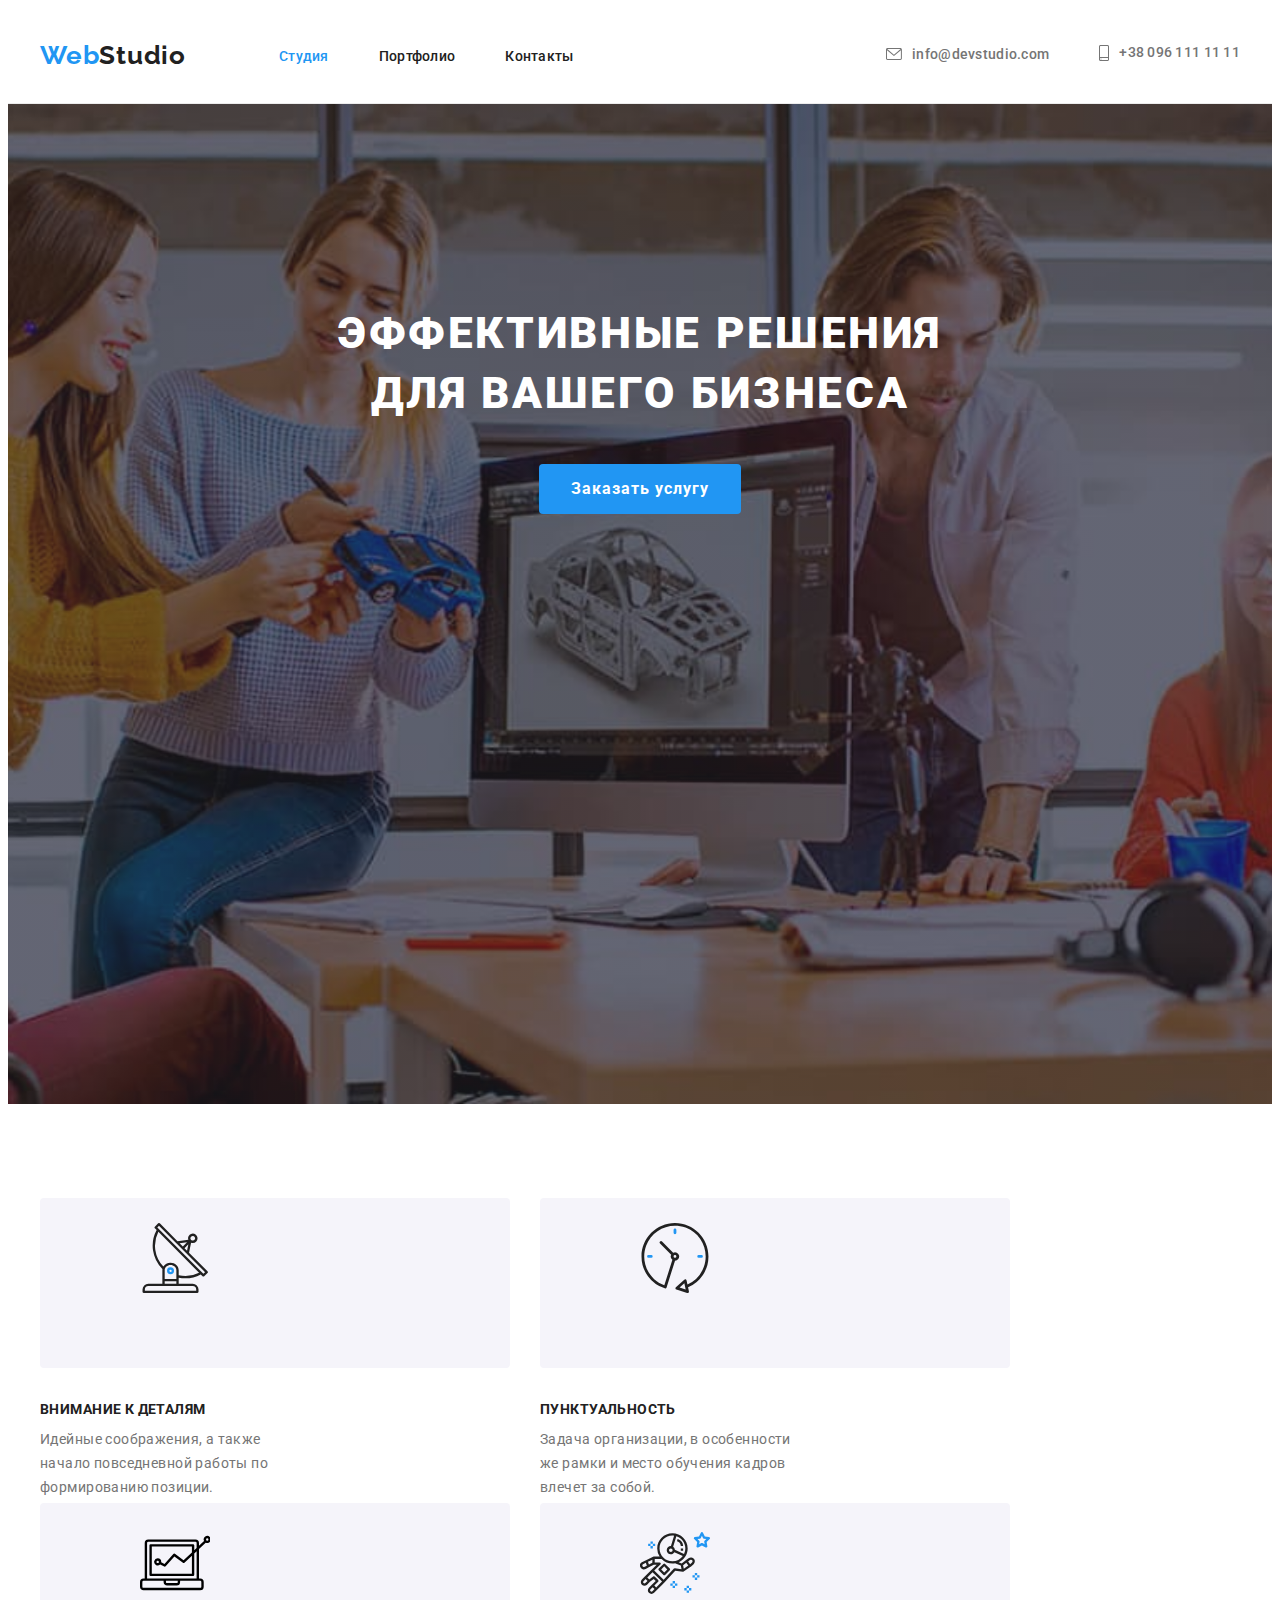
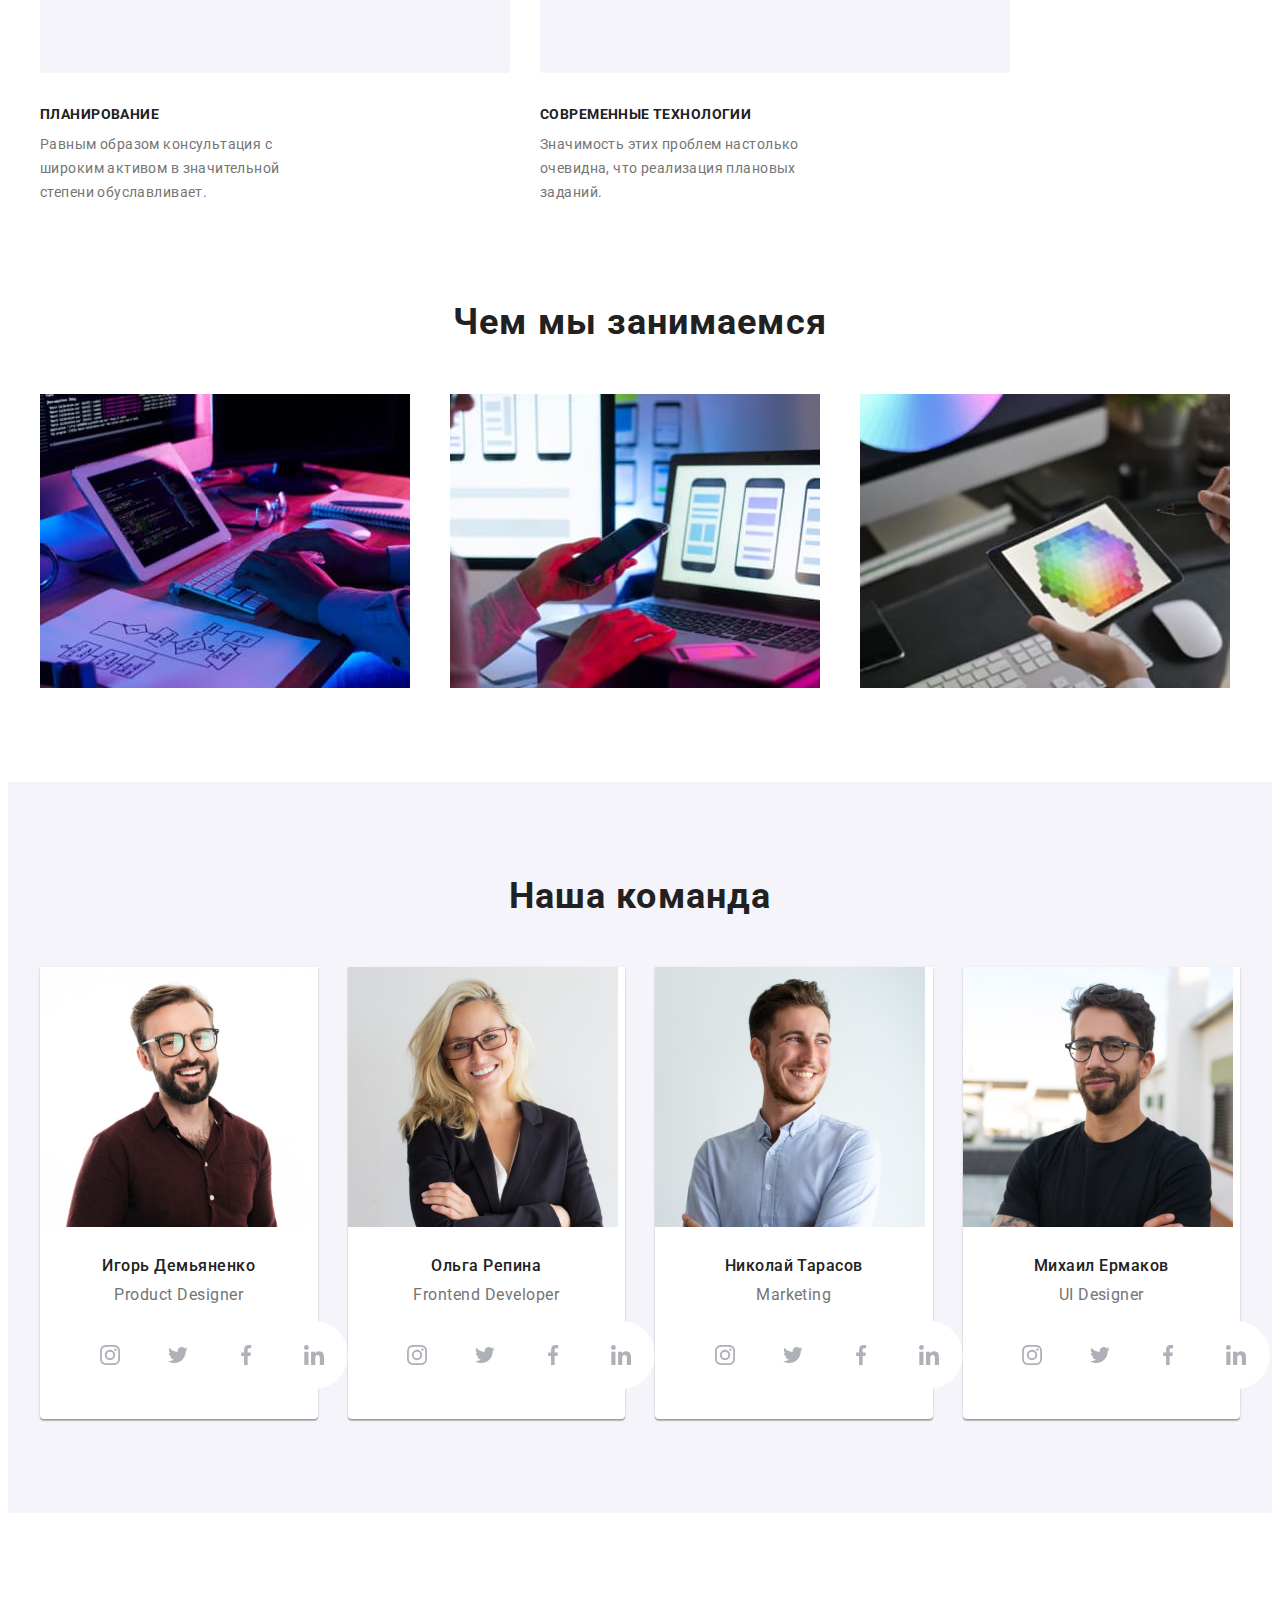
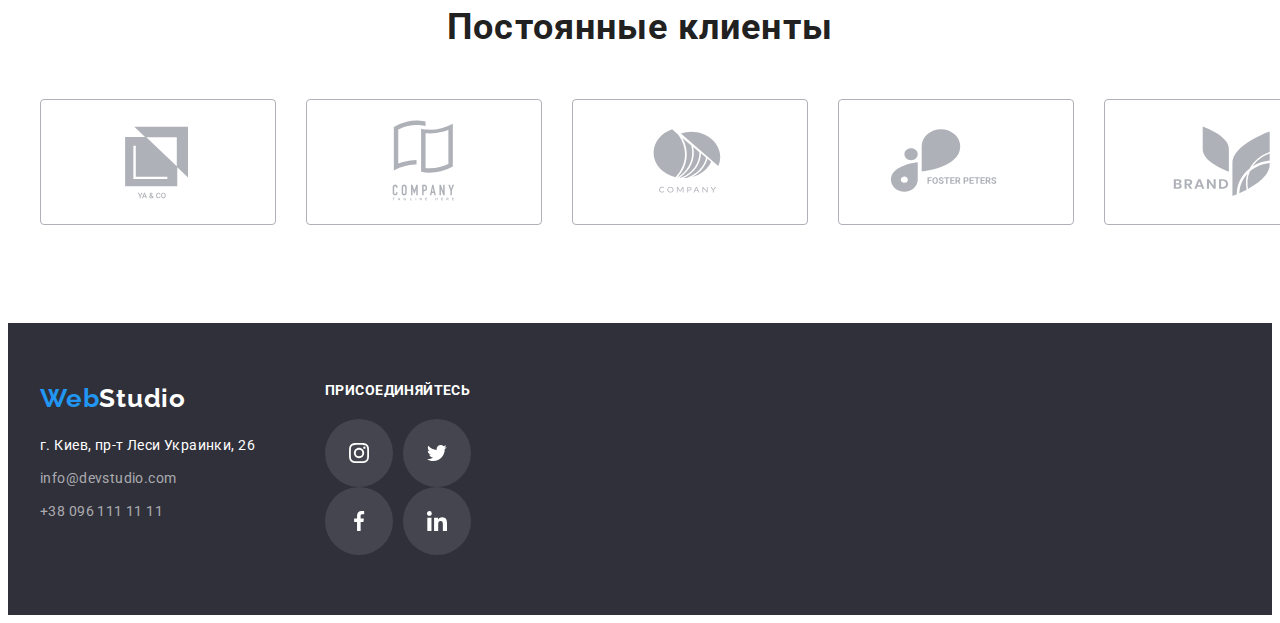
<file: index.html>
<!DOCTYPE html>
<html lang="ru">
  <head>
    <meta charset="UTF-8" />
    <meta http-equiv="X-UA-Compatible" content="IE=edge" />
    <meta name="viewport" content="width=device-width, initial-scale=1.0" />
    <title lang="en">WebStudio</title>
    <link rel="preconnect" href="https://fonts.gstatic.com" />
    <link
      href="https://fonts.googleapis.com/css2?family=Raleway:wght@700&family=Roboto:wght@400;500;700;900&display=swap"
      rel="stylesheet"
    />
    <link
      rel="stylesheet"
      href="https://cdnjs.cloudflare.com/ajax/libs/modern-normalize/1.0.0/modern-normalize.min.css"
      integrity="sha512-ISS7cAi1PEhQ8jnbJpJZMd29NlhNj4AWYyLOSp2CE/CsHxTCu+r+t0D2yoJudVrd0/8fTVPUVDzY5Tvli75u/g=="
      crossorigin="anonymous"
    />
    <link rel="stylesheet" href="./css/styles.css" />
  </head>
  <body>
    <!-- Верхняя линия -->
    <header class="header">
      <div class="container">
        <!-- Шапка -->
        <a href="./index.html" class="logo link" lang="en">
          <span class="logo-span">Web</span>Studio
        </a>

        <nav>
          <ul class="menu-nav">
            <li class="item">
              <a href="./index.html" class="link current">Студия</a>
            </li>

            <li class="item">
              <a href="./portfolio.html" class="link">Портфолио</a>
            </li>

            <li class="item">
              <a href="" class="link">Контакты</a>
            </li>
          </ul>
        </nav>

        <ul class="contacts-nav">
          <li class="item">
            <a href="mailto:info@devstudio.com" class="link"
              ><svg class="contacts-icon email-icon">
                <use href="./images/symbol-defs.svg#icon-email"></use></svg
              >info@devstudio.com</a
            >
          </li>

          <li class="item">
            <a href="tel:+380961111111" class="link"
              ><svg class="contacts-icon tel-icon">
                <use href="./images/symbol-defs.svg#icon-smartphone"></use></svg
              >+38 096 111 11 11</a
            >
          </li>
        </ul>
      </div>
    </header>

    <!-- Майн -->
    <main>
      <!-- Шапка -->
      <section class="cap section">
        <h1 class="cap-heading">Эффективные решения для вашего бизнеса</h1>
        <button type="button" class="cap-button">Заказать услугу</button>
      </section>

      <!-- Особенности -->
      <section class="features section">
        <div class="container">
          <ul class="features-list">
            <li class="item">
              <svg class="icon-features">
                <use
                  href="./images/symbol-defs.svg#icon-antenna"
                  width="70"
                  height="70"
                ></use>
              </svg>
              <h3 class="title">Внимание к деталям</h3>
              <p class="text">
                Идейные соображения, а также начало повседневной работы по
                формированию позиции.
              </p>
            </li>
            <li class="item">
              <svg class="icon-features">
                <use
                  href="./images/symbol-defs.svg#icon-punctuality"
                  width="70"
                  height="70"
                ></use>
              </svg>
              <h3 class="title">Пунктуальность</h3>
              <p class="text">
                Задача организации, в особенности же рамки и место обучения
                кадров влечет за собой.
              </p>
            </li>

            <li class="item">
              <svg class="icon-features">
                <use
                  href="./images/symbol-defs.svg#icon-planning"
                  width="70"
                  height="70"
                ></use>
              </svg>
              <h3 class="title">Планирование</h3>
              <p class="text">
                Равным образом консультация с широким активом в значительной
                степени обуславливает.
              </p>
            </li>

            <li class="item">
              <svg class="icon-features">
                <use
                  href="./images/symbol-defs.svg#icon-technology"
                  width="70"
                  height="70"
                ></use>
              </svg>
              <h3 class="title">Современные технологии</h3>
              <p class="text">
                Значимость этих проблем настолько очевидна, что реализация
                плановых заданий.
              </p>
            </li>
          </ul>
        </div>
      </section>

      <!-- Чем мы занимаемся -->
      <section class="doing section">
        <div class="container">
          <h2 class="section-title">Чем мы занимаемся</h2>
          <ul class="doing-list">
            <li class="item">
              <img src="./images/img1.jpg" alt="Код" width="370" />
            </li>

            <li class="item">
              <img src="./images/img2.jpg" alt="Анимация" width="370" />
            </li>

            <li class="item">
              <img src="./images/img3.jpg" alt="Дизайн" width="370" />
            </li>
          </ul>
        </div>
      </section>

      <!-- Наша команда -->
      <section class="team section">
        <div class="container container-team">
          <h2 class="section-title">Наша команда</h2>
          <ul class="team-list">
            <li class="item">
              <img
                src="./images/igorr.jpg"
                width="270"
                alt="Изображение Игорья Демьяненко"
              />
              <div class="list-content">
                <h4 class="title">Игорь Демьяненко</h4>
                <p class="text" lang="en">Product Designer</p>
                <ul class="social-list list">
                  <li class="social-list-item">
                    <a class="social-list-link link" href=""
                      ><svg class="social-list-icon">
                        <use
                          href="./images/symbol-defs.svg#icon-instagram"
                        ></use></svg
                    ></a>
                  </li>
                  <li class="social-list-item">
                    <a class="social-list-link link" href=""
                      ><svg class="social-list-icon">
                        <use
                          href="./images/symbol-defs.svg#icon-twitter"
                        ></use></svg
                    ></a>
                  </li>
                  <li class="social-list-item">
                    <a class="social-list-link link" href=""
                      ><svg class="social-list-icon">
                        <use
                          href="./images/symbol-defs.svg#icon-facebook"
                        ></use></svg
                    ></a>
                  </li>
                  <li class="social-list-item">
                    <a class="social-list-link link" href=""
                      ><svg class="social-list-icon">
                        <use
                          href="./images/symbol-defs.svg#icon-linkedin"
                        ></use></svg
                    ></a>
                  </li>
                </ul>
              </div>
            </li>

            <li class="item">
              <img
                src="./images/olga.jpg"
                width="270"
                alt="Изображение Ольга Репина"
              />
              <div class="list-content">
                <h4 class="title">Ольга Репина</h4>
                <p class="text" lang="en">Frontend Developer</p>
                <ul class="social-list list">
                  <li class="social-list-item">
                    <a class="social-list-link link" href=""
                      ><svg class="social-list-icon">
                        <use
                          href="./images/symbol-defs.svg#icon-instagram"
                        ></use></svg
                    ></a>
                  </li>
                  <li class="social-list-item">
                    <a class="social-list-link link" href=""
                      ><svg class="social-list-icon">
                        <use
                          href="./images/symbol-defs.svg#icon-twitter"
                        ></use></svg
                    ></a>
                  </li>
                  <li class="social-list-item">
                    <a class="social-list-link link" href=""
                      ><svg class="social-list-icon">
                        <use
                          href="./images/symbol-defs.svg#icon-facebook"
                        ></use></svg
                    ></a>
                  </li>
                  <li class="social-list-item">
                    <a class="social-list-link link" href=""
                      ><svg class="social-list-icon">
                        <use
                          href="./images/symbol-defs.svg#icon-linkedin"
                        ></use></svg
                    ></a>
                  </li>
                </ul>
              </div>
            </li>

            <li class="item">
              <img
                src="./images/nikolay.jpg"
                width="270"
                alt="Изображение Николайя Тарасова"
              />
              <div class="list-content">
                <h4 class="title">Николай Тарасов</h4>
                <p class="text" lang="en">Marketing</p>
                <ul class="social-list list">
                  <li class="social-list-item">
                    <a class="social-list-link link" href=""
                      ><svg class="social-list-icon">
                        <use
                          href="./images/symbol-defs.svg#icon-instagram"
                        ></use></svg
                    ></a>
                  </li>
                  <li class="social-list-item">
                    <a class="social-list-link link" href=""
                      ><svg class="social-list-icon">
                        <use
                          href="./images/symbol-defs.svg#icon-twitter"
                        ></use></svg
                    ></a>
                  </li>
                  <li class="social-list-item">
                    <a class="social-list-link link" href=""
                      ><svg class="social-list-icon">
                        <use
                          href="./images/symbol-defs.svg#icon-facebook"
                        ></use></svg
                    ></a>
                  </li>
                  <li class="social-list-item">
                    <a class="social-list-link link" href=""
                      ><svg class="social-list-icon">
                        <use
                          href="./images/symbol-defs.svg#icon-linkedin"
                        ></use></svg
                    ></a>
                  </li>
                </ul>
              </div>
            </li>

            <li class="item">
              <img
                src="./images/mikhail.jpg"
                width="270"
                alt="Изображение Михаила Ермакова"
              />
              <div class="list-content">
                <h4 class="title">Михаил Ермаков</h4>
                <p class="text" lang="en">UI Designer</p>
                <ul class="social-list list">
                  <li class="social-list-item">
                    <a class="social-list-link link" href=""
                      ><svg class="social-list-icon">
                        <use
                          href="./images/symbol-defs.svg#icon-instagram"
                        ></use></svg
                    ></a>
                  </li>
                  <li class="social-list-item">
                    <a class="social-list-link link" href=""
                      ><svg class="social-list-icon">
                        <use
                          href="./images/symbol-defs.svg#icon-twitter"
                        ></use></svg
                    ></a>
                  </li>
                  <li class="social-list-item">
                    <a class="social-list-link link" href=""
                      ><svg class="social-list-icon">
                        <use
                          href="./images/symbol-defs.svg#icon-facebook"
                        ></use></svg
                    ></a>
                  </li>
                  <li class="social-list-item">
                    <a class="social-list-link link" href=""
                      ><svg class="social-list-icon">
                        <use
                          href="./images/symbol-defs.svg#icon-linkedin"
                        ></use></svg
                    ></a>
                  </li>
                </ul>
              </div>
            </li>
          </ul>
        </div>
      </section>

      <section class="section">
        <div class="container">
          <h2 class="section-title">Постоянные клиенты</h2>
          <ul class="list-client list">
            <li class="item">
              <a class="link" href=""
                ><svg class="logo-client-company">
                  <use href="./images/symbol-defs.svg#icon-yaco"></use></svg
              ></a>
            </li>
            <li class="item">
              <a class="link" href=""
                ><svg class="logo-client-company">
                  <use href="./images/symbol-defs.svg#icon-tagline"></use></svg
              ></a>
            </li>
            <li class="item">
              <a class="link" href=""
                ><svg class="logo-client-company">
                  <use href="./images/symbol-defs.svg#icon-company"></use></svg
              ></a>
            </li>
            <li class="item">
              <a class="link" href=""></a>
              <svg class="logo-client-company">
                <use href="./images/symbol-defs.svg#icon-foster"></use>
              </svg>
            </li>
            <li class="item">
              <a class="link" href=""
                ><svg class="logo-client-company">
                  <use href="./images/symbol-defs.svg#icon-brand"></use></svg
              ></a>
            </li>
            <li class="item">
              <a class="link" href=""
                ><svg class="logo-client-company">
                  <use
                    href="./images/symbol-defs.svg#icon-cptagline"
                  ></use></svg
              ></a>
            </li>
          </ul>
        </div>
      </section>
    </main>

    <!-- Подвал -->
    <footer class="footer">
      <div class="container footer-container">
        <div>
          <a href="./index.html" class="logo link" lang="en"
            ><span class="logo-span">Web</span>Studio</a
          >
          <address>
            <ul class="footer-list">
              <li class="item">
                <a
                  class="contact-list-link link location"
                  href="https://goo.gl/maps/gFSnzHAGVieAKpkWA"
                  target="_blank"
                  >г. Киев, пр-т Леси Украинки, 26</a
                >
              </li>

              <li class="item">
                <a href="mailto:info@devstudio.com" class="contacts link"
                  >info@devstudio.com</a
                >
              </li>

              <li class="item">
                <a href="tel:+380961111111" class="contacts link"
                  >+38 096 111 11 11</a
                >
              </li>
            </ul>
          </address>
        </div>
        <div class="footer-div-link">
          <h3 class="text">присоединяйтесь</h3>
          <ul class="footer-link list">
            <li class="footer-social item">
              <a class="footer-social-link link" href=""
                ><svg class="footer-social-icon">
                  <use
                    href="./images/symbol-defs.svg#icon-instagram"
                  ></use></svg
              ></a>
            </li>
            <li class="footer-social item">
              <a class="footer-social-link link" href=""
                ><svg class="footer-social-icon">
                  <use href="./images/symbol-defs.svg#icon-twitter"></use></svg
              ></a>
            </li>
            <li class="footer-social item">
              <a class="footer-social-link link" href=""
                ><svg class="footer-social-icon">
                  <use href="./images/symbol-defs.svg#icon-facebook"></use></svg
              ></a>
            </li>
            <li class="footer-social item">
              <a class="footer-social-link link" href=""
                ><svg class="footer-social-icon">
                  <use href="./images/symbol-defs.svg#icon-linkedin"></use></svg
              ></a>
            </li>
          </ul>
        </div>
      </div>
    </footer>
  </body>
</html>
</file>
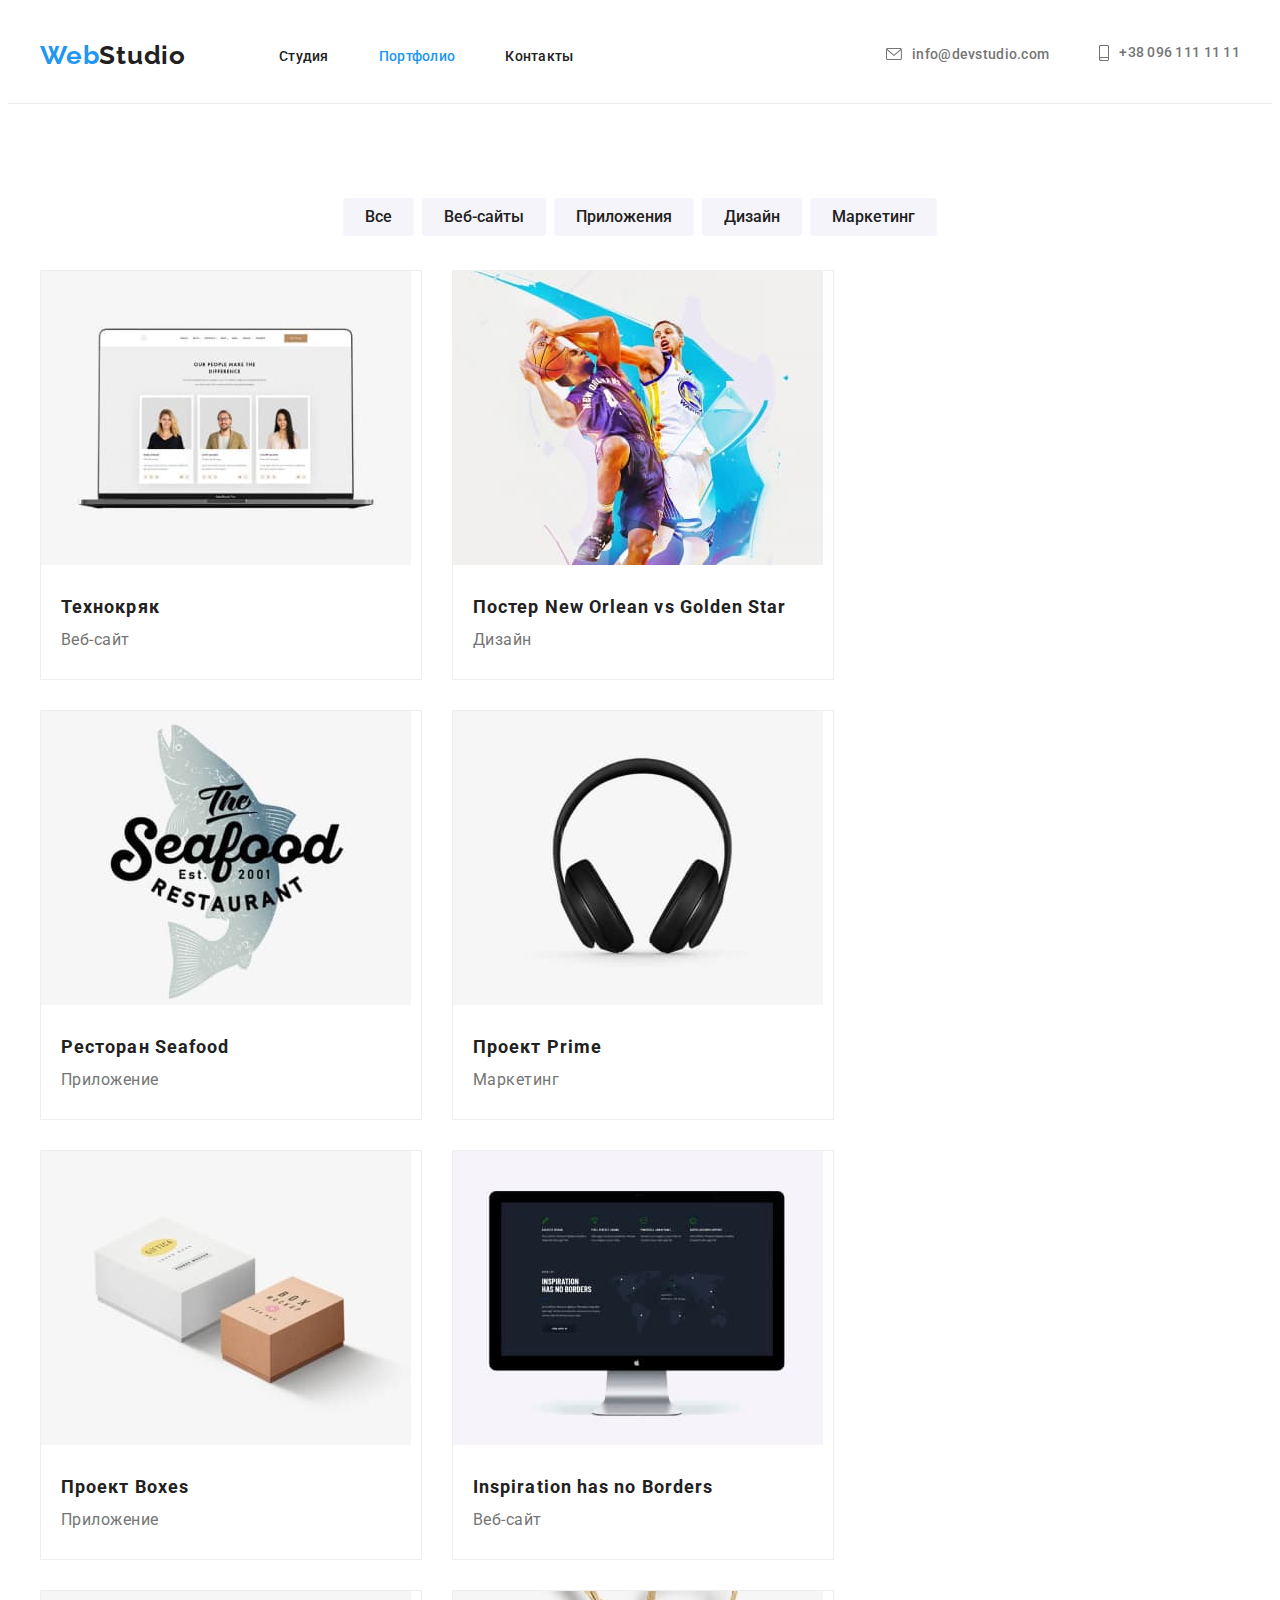
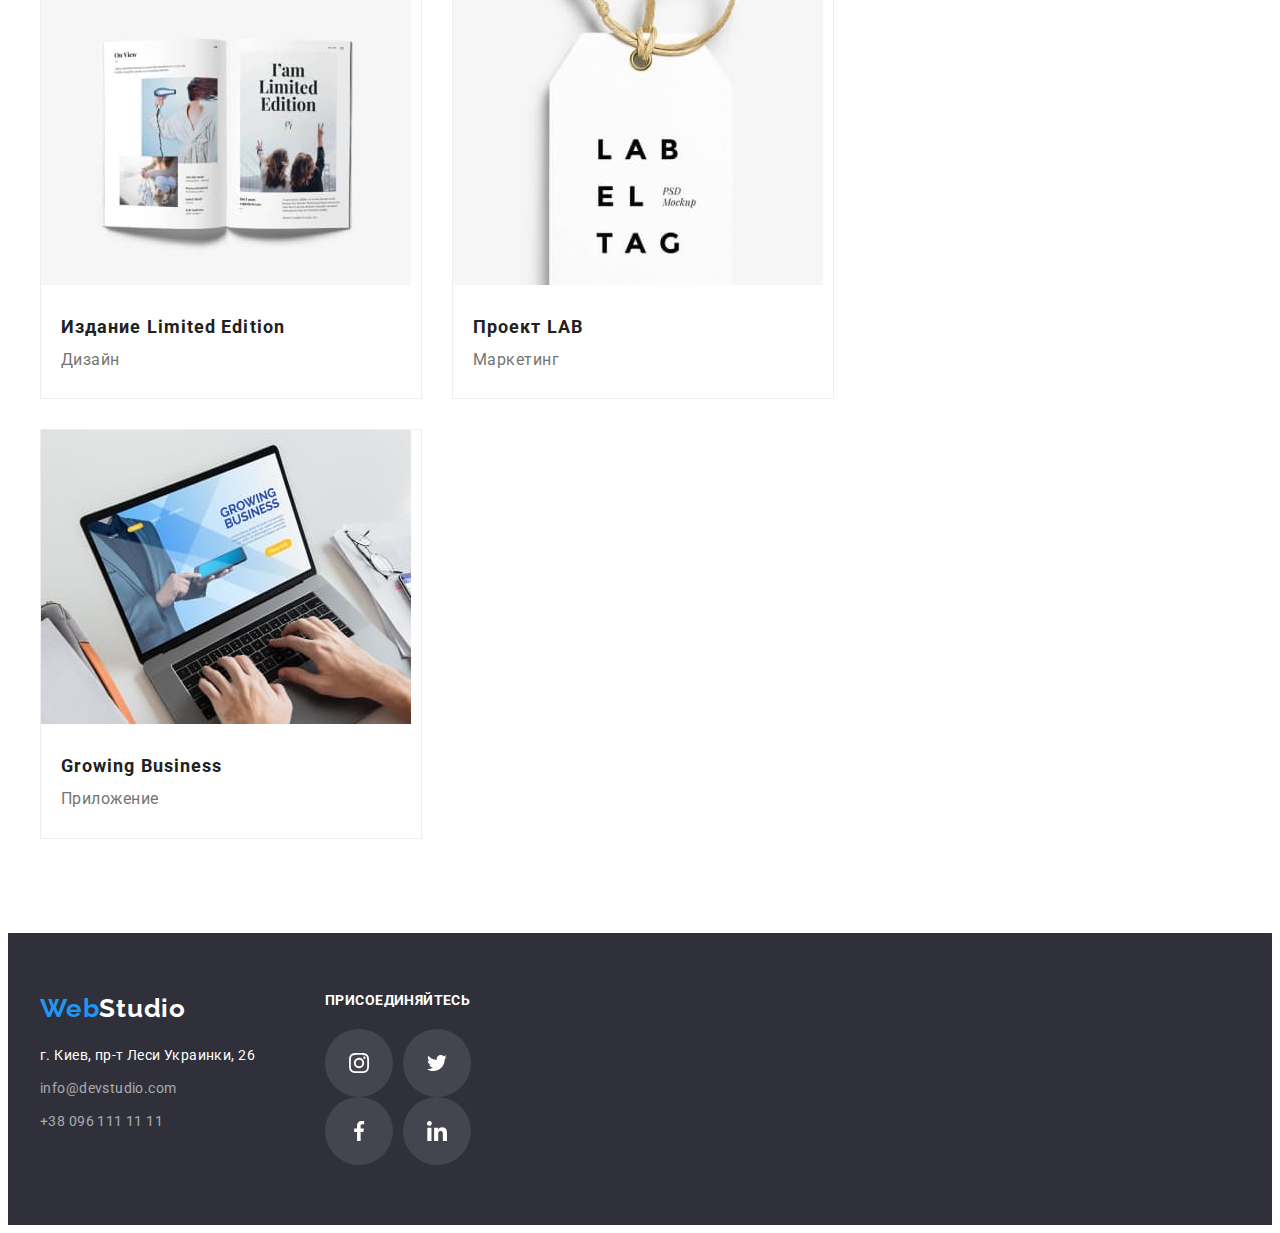
<file: portfolio.html>
<!DOCTYPE html>
<html lang="ru">
  <head>
    <meta charset="UTF-8" />
    <meta http-equiv="X-UA-Compatible" content="IE=edge" />
    <meta name="viewport" content="width=device-width, initial-scale=1.0" />
    <title lang="en">WebStudio</title>
    <link rel="preconnect" href="https://fonts.gstatic.com" />
    <link
      href="https://fonts.googleapis.com/css2?family=Raleway:wght@700&family=Roboto:wght@400;500;700;900&display=swap"
      rel="stylesheet"
    />
    <link
      rel="stylesheet"
      href="https://cdnjs.cloudflare.com/ajax/libs/modern-normalize/1.0.0/modern-normalize.min.css"
      integrity="sha512-ISS7cAi1PEhQ8jnbJpJZMd29NlhNj4AWYyLOSp2CE/CsHxTCu+r+t0D2yoJudVrd0/8fTVPUVDzY5Tvli75u/g=="
      crossorigin="anonymous"
    />
    <link rel="stylesheet" href="./css/styles.css" />
  </head>
  <body>
    <!-- Верхняя линия -->
    <header class="header">
      <div class="container">
        <!-- Шапка -->
        <a href="./index.html" class="logo link" lang="en">
          <span class="logo-span">Web</span>Studio
        </a>

        <nav>
          <ul class="menu-nav">
            <li class="item">
              <a href="./index.html" class="link">Студия</a>
            </li>

            <li class="item">
              <a href="./portfolio.html" class="link current">Портфолио</a>
            </li>

            <li class="item">
              <a href="" class="link">Контакты</a>
            </li>
          </ul>
        </nav>

        <ul class="contacts-nav">
          <li class="item">
            <a href="mailto:info@devstudio.com" class="link"
              ><svg class="contacts-icon email-icon">
                <use href="./images/symbol-defs.svg#icon-email"></use></svg
              >info@devstudio.com</a
            >
          </li>

          <li class="item">
            <a href="tel:+380961111111" class="link"
              ><svg class="contacts-icon tel-icon">
                <use href="./images/symbol-defs.svg#icon-smartphone"></use></svg
              >+38 096 111 11 11</a
            >
          </li>
        </ul>
      </div>
    </header>

    <!-- Майн -->
    <main class="main">
      <section class="section">
        <div class="container">
          <ul class="filters">
            <li class="item">
              <button type="button" class="main-button">Все</button>
            </li>

            <li class="item">
              <button type="button" class="main-button">Веб-сайты</button>
            </li>

            <li class="item">
              <button type="button" class="main-button">Приложения</button>
            </li>

            <li class="item">
              <button type="button" class="main-button">Дизайн</button>
            </li>

            <li class="item">
              <button type="button" class="main-button">Маркетинг</button>
            </li>
          </ul>

          <ul class="project">
            <li class="item">
              <a class="project-link link" href=""
                ><img
                  src="./images/technocryk.jpg"
                  width="370"
                  alt="Изображение людей на сайте"
                />
                <div class="project-box">
                  <h2 class="title">Технокряк</h2>
                  <p class="paragraph">Веб-сайт</p>
                </div></a
              >
            </li>

            <li class="item">
              <a class="project-link link" href=""
                ><img
                  src="./images/orlean&golden.jpg"
                  width="370"
                  alt="Изображение два боскетболиста"
                />
                <div class="project-box">
                  <h2 class="title">Постер New Orlean vs Golden Star</h2>
                  <p class="paragraph">Дизайн</p>
                </div></a
              >
            </li>

            <li class="item">
              <a class="project-link link" href=""
                ><img
                  src="./images/seafood.jpg"
                  width="370"
                  alt="Изображение рыбного ресторана"
                />
                <div class="project-box">
                  <h2 class="title">Ресторан Seafood</h2>
                  <p class="paragraph">Приложение</p>
                </div></a
              >
            </li>

            <li class="item">
              <a class="project-link link" href=""
                ><img
                  src="./images/prime.jpg"
                  width="370"
                  alt="Изображение наушников"
                />
                <div class="project-box">
                  <h2 class="title">Проект Prime</h2>
                  <p class="paragraph">Маркетинг</p>
                </div></a
              >
            </li>

            <li class="item">
              <a class="project-link link" href=""
                ><img
                  src="./images/boxes.jpg"
                  width="370"
                  alt="Изображение 2 коробок"
                />
                <div class="project-box">
                  <h2 class="title">Проект Boxes</h2>
                  <p class="paragraph">Приложение</p>
                </div></a
              >
            </li>

            <li class="item">
              <a class="project-link link" href=""
                ><img
                  src="./images/borders.jpg"
                  width="370"
                  alt="Изображение монитора"
                />
                <div class="project-box">
                  <h2 class="title" lang="en">Inspiration has no Borders</h2>
                  <p class="paragraph">Веб-сайт</p>
                </div></a
              >
            </li>

            <li class="item">
              <a class="project-link link" href=""
                ><img
                  src="./images/limitededition.jpg"
                  width="370"
                  alt="Изображение журнала"
                />
                <div class="project-box">
                  <h2 class="title">Издание Limited Edition</h2>
                  <p class="paragraph">Дизайн</p>
                </div></a
              >
            </li>
            <li class="item">
              <a class="project-link link" href=""
                ><img
                  src="./images/lab.jpg"
                  width="370"
                  alt="Изображение бирки с надписем"
                />
                <div class="project-box">
                  <h2 class="title">Проект LAB</h2>
                  <p class="paragraph">Маркетинг</p>
                </div></a
              >
            </li>

            <li class="item">
              <a class="project-link link" href=""
                ><img
                  src="./images/growingBusiness.jpg"
                  width="370"
                  alt="Изображение ноутбука"
                />
                <div class="project-box">
                  <h2 class="title" lang="en">Growing Business</h2>
                  <p class="paragraph">Приложение</p>
                </div></a
              >
            </li>
          </ul>
        </div>
      </section>
    </main>

    <!-- Подвал -->
    <footer class="footer">
      <div class="container footer-container">
        <div>
          <a href="./index.html" class="logo link" lang="en"
            ><span class="logo-span">Web</span>Studio</a
          >
          <address>
            <ul class="footer-list">
              <li class="item">
                <a
                  class="contact-list-link link location"
                  href="https://goo.gl/maps/gFSnzHAGVieAKpkWA"
                  target="_blank"
                  >г. Киев, пр-т Леси Украинки, 26</a
                >
              </li>

              <li class="item">
                <a href="mailto:info@devstudio.com" class="contacts link"
                  >info@devstudio.com</a
                >
              </li>

              <li class="item">
                <a href="tel:+380961111111" class="contacts link"
                  >+38 096 111 11 11</a
                >
              </li>
            </ul>
          </address>
        </div>
        <div class="footer-div-link">
          <h3 class="text">присоединяйтесь</h3>
          <ul class="footer-link list">
            <li class="footer-social item">
              <a class="footer-social-link link" href=""
                ><svg class="footer-social-icon">
                  <use
                    href="./images/symbol-defs.svg#icon-instagram"
                  ></use></svg
              ></a>
            </li>
            <li class="footer-social item">
              <a class="footer-social-link link" href=""
                ><svg class="footer-social-icon">
                  <use href="./images/symbol-defs.svg#icon-twitter"></use></svg
              ></a>
            </li>
            <li class="footer-social item">
              <a class="footer-social-link link" href=""
                ><svg class="footer-social-icon">
                  <use href="./images/symbol-defs.svg#icon-facebook"></use></svg
              ></a>
            </li>
            <li class="footer-social item">
              <a class="footer-social-link link" href=""
                ><svg class="footer-social-icon">
                  <use href="./images/symbol-defs.svg#icon-linkedin"></use></svg
              ></a>
            </li>
          </ul>
        </div>
      </div>
    </footer>
  </body>
</html>
</file>
<file: css/styles.css>
:root {
  --logo-colors: #2196f3;
  --black-heading-text: #212121;
  --white-text: #ffffff;
}

body {
  font-family: Roboto, sans-serif;
}

button {
  font-family: Roboto;
}

img {
  display: block;
  max-width: 100%;
  height: auto;
}

h1,
h2,
h3,
h4,
h5,
h6,
p {
  margin: 0;
}

ul,
ol {
  margin: 0;
  padding-left: 0;
  list-style: none;
}

nav {
  margin-left: 93px;
}

address {
  font-style: normal;
}

.link {
  text-decoration: none;
}

/* ===========================RANDOM================================== */

.container {
  width: 1200px;
  padding-left: 15px;
  padding-right: 15px;
  margin-left: auto;
  margin-right: auto;
}

.section-title {
  margin-bottom: 50px;
  color: var(--black-heading-text);
  font-weight: 700;
  font-size: 36px;
  line-height: 1.16;
  letter-spacing: 0.03em;
  text-align: center;
}

/* ===============================HEADER=================================== */
.header {
  background: var(--white-text);
  border-bottom: solid 1px #ececec;

  padding-top: 32px;
  padding-bottom: 32px;
}

.header .container {
  display: flex;
  align-items: center;
}

.section {
  padding-top: 94px;
  padding-bottom: 94px;
}

.cap-button,
.main-button {
  cursor: pointer;
}

/* =======================LIST HEADER================================== */
.logo {
  color: var(--black-heading-text);
  font-family: Raleway, cursive;

  font-weight: 700;
  font-size: 26px;
  line-height: 1.19;
  letter-spacing: 0.03em;
}

.logo-span {
  color: var(--logo-colors);
}

.menu-nav .link {
  color: var(--black-heading-text);
  font-weight: 500;
  font-size: 14px;
  line-height: 1.14;
  letter-spacing: 0.02em;
}

.menu-nav {
  display: flex;
  padding: 0;
}

.menu-nav .link:hover,
.menu-nav .link:focus {
  color: var(--logo-colors);
}

.menu-nav .link.current {
  color: var(--logo-colors);
}

.menu-nav .item:not(:last-child) {
  margin-right: 50px;
}

.menu-nav .item {
  margin-right: auto;
}

.contacts-nav {
  display: flex;
  margin-left: auto;
}

.contacts-nav .item:not(:last-child) {
  margin-right: 50px;
}

.contacts-nav .link {
  color: #757575;
  font-weight: 500;
  font-size: 14px;
  line-height: 1.14;
  letter-spacing: 0.02em;
  display: inline-flex;
  align-items: center;
}

.contacts-nav .link:hover,
.contacts-nav .link:hover,
.contacts-nav .link:hover .tel-icon,
.contacts-nav .link:hover .email-icon {
  color: var(--logo-colors);
  fill: var(--logo-colors);
}

.email-icon {
  width: 16px;
  height: 12px;
  margin-right: 10px;
  fill: #757575;
}

.tel-icon {
  width: 10px;
  height: 16px;
  margin-right: 10px;
  fill: #757575;
}
/* =======================HEADING END================================== */

/* =======================MAIN========================================= */
.cap {
  background-image: linear-gradient(
      rgba(47, 48, 58, 0.4),
      rgba(47, 48, 58, 0.4)
    ),
    url(../images/headerImg.jpg);
  background-repeat: no-repeat;
  background-position: center;
  background-size: cover;
  max-width: 1600px;
  min-height: 600px;
  text-align: center;
  padding-top: 200px;
  padding-bottom: 200px;
}

.cap-heading {
  color: var(--white-text);
  font-weight: 900;
  font-size: 44px;
  line-height: 1.36;
  letter-spacing: 0.06em;
  text-transform: uppercase;
  max-width: 696px;
  margin: 0px auto 40px;
}

.cap-button {
  background: var(--logo-colors);
  color: var(--white-text);
  border: solid transparent;
  font-weight: 700;
  font-size: 16px;
  line-height: 1.87;
  letter-spacing: 0.06em;
  border-radius: 4px;
  padding: 10px 32px;
  border: none;
}
/* ===========================FEATURES=========================== */

.features-list {
  display: flex;
  flex-wrap: wrap;
  margin-left: -30px;
}

.features-list .item {
  flex-basis: calc((100% - 120px) / 4);
  margin-left: 30px;
}

.features .title {
  color: var(--black-heading-text);

  font-weight: 700;
  font-size: 14px;
  line-height: 1.14;
  letter-spacing: 0.03em;
  text-transform: uppercase;
  margin-bottom: 10px;
  margin-top: 0;
  width: 270px;
  height: 16px;
}

.features .text {
  color: #757575;

  font-size: 14px;
  line-height: 1.71;
  letter-spacing: 0.03em;
  margin-top: 0;

  width: 270px;
  height: 75px;
  flex-wrap: wrap;
  margin: 0;
}

.icon-features {
  width: 270px;
  height: 120px;
  background: #f5f4fa;
  border-radius: 4px;
  padding: 25px 100px;
  margin-bottom: 30px;
}
/* ================================WHAT ARE WE DOING============================= */
.doing {
  padding-top: 0;
}

.doing-list {
  display: flex;
  flex-wrap: wrap;
  margin-left: -30px;
}

.doing .item {
  margin-left: 30px;
  flex-basis: calc((100% - 90px) / 3);
}

/* ================================OUR TEAM================================= */
.team {
  background: #f5f4fa;
}

.team .title {
  color: var(--black-heading-text);
  font-weight: 500;
  font-size: 16px;
  line-height: 1.18;
  letter-spacing: 0.03em;
  text-align: center;
  margin-bottom: 10px;
}

.team .text {
  color: #757575;
  font-size: 16px;
  line-height: 1.18;
  letter-spacing: 0.03em;
  text-align: center;
  margin-bottom: 16px;
}

.team-list {
  display: flex;
  flex-wrap: wrap;
  margin-left: -30px;
}

.team-list .item {
  background: var(--white-text);
  flex-basis: calc((100% - 120px) / 4);
  margin-left: 30px;
  box-shadow: 0px 1px 3px rgba(0, 0, 0, 0.12), 0px 1px 1px rgba(0, 0, 0, 0.14),
    0px 2px 1px rgba(0, 0, 0, 0.2);
  border-radius: 0px 0px 4px 4px;
}

.social-list {
  display: flex;
  width: 206px;
  justify-content: space-between;
  margin-left: auto;
  margin-right: auto;
}

.list-content {
  padding-top: 30px;
  padding-bottom: 30px;
}

.social-list-link {
  display: flex;
  justify-content: center;
  align-items: center;
  width: 44px;
  height: 44px;
  border-radius: 50%;
  background: #ffffff;
  padding: 12px 12px;
}

.social-list-link:hover {
  background-color: var(--logo-colors);
}

.social-list-link:hover .social-list-icon {
  fill: #fff;
}

.social-list-icon {
  width: 20px;
  height: 20px;
  fill: #afb1b8;
}

/* ====================================Regular customers=========================== */
.list-client {
  display: flex;
  margin-left: -30px;
}

.list-client .item {
  margin-left: 30px;
  flex-basis: calc((100% - 180px) / 6);
}

.logo-client-company {
  width: 170px;
  height: 92px;
  border: 1px solid #afb1b8;
  fill: #afb1b8;
  border-radius: 4px;
  padding: 16px 32px;
}

.logo-client-company:hover,
.logo-client-company:hover {
  fill: var(--logo-colors);
  border: 1px solid var(--logo-colors);
}

/* ===================================END MAIN================================= */

/* =====================================FOOTER================================== */
.footer {
  background: #2f303a;
  padding-top: 60px;
  padding-bottom: 60px;
}

.footer .logo {
  color: var(--logo-colors);
  color: var(--white-text);
}

.footer .location {
  color: var(--white-text);
  font-size: 14px;
  line-height: 1.71;
  letter-spacing: 0.03em;
  margin-bottom: 9px;
}

.footer .contacts {
  color: rgba(255, 255, 255, 0.6);
  font-size: 14px;
  line-height: 1.71;
  letter-spacing: 0.03em;
}

.footer .location:hover,
.footer .contacts:hover {
  color: var(--logo-colors);
}

.footer-list .item:not(:last-child) {
  margin-bottom: 9px;
}

.footer-list .item:first-child {
  margin-top: 20px;
}

.footer-container {
  display: flex;
}

.footer-div-link {
  margin-left: 70px;
}

.footer-div-link .text {
  font-weight: 700;
  font-size: 14px;
  line-height: 1.14;
  letter-spacing: 0.03em;
  text-transform: uppercase;
  color: #ffffff;
  margin-bottom: 20px;
}

.footer-link {
  display: flex;
  max-width: 206px;
  flex-wrap: wrap;
}

.footer-social:not(:last-child) {
  margin-right: 10px;
}

.footer-social-icon {
  width: 20px;
  height: 20px;
  fill: #ffffff;
}

.footer-social-link {
  width: 44px;
  height: 44px;
  border-radius: 50px;
  padding: 12px 12px;
  background: rgba(255, 255, 255, 0.1);
  display: flex;
  justify-content: center;
  align-items: center;
}

.footer-social-link:hover {
  background-color: var(--logo-colors);
}
/* =================================END FOOTER======================================= */

/* =======================================PORTFOLIO========================================== */

.filters .main-button {
  background: #f5f4fa;
  color: var(--black-heading-text);
  border: solid transparent;
  font-weight: 500;
  font-size: 16px;
  line-height: 1.62;
  border-radius: 4px;
  padding: 6px 22px;
  border: none;
}

.filters .main-button:hover {
  background: var(--logo-colors);
  color: var(--white-text);
  box-shadow: 0px 3px 1px rgba(0, 0, 0, 0.1), 0px 1px 2px rgba(0, 0, 0, 0.08),
    0px 2px 2px rgba(0, 0, 0, 0.12);
}

.filters {
  display: flex;
  flex-wrap: wrap;
  justify-content: center;
  padding-bottom: 34px;
}

.filters .item:not(:last-child) {
  margin-right: 8px;
}

/* ===========================================PROJECT================================ */

.project {
  display: flex;
  flex-wrap: wrap;
  margin-bottom: -30px;
  margin-left: -30px;
}

.project .item {
  border: 1px solid #eeeeee;
  background: var(--white-text);
  flex-basis: calc((100% - 90px) / 3);
  margin-bottom: 30px;
  margin-left: 30px;
}

.project .title {
  color: var(--black-heading-text);
  font-weight: 700;
  font-size: 18px;
  line-height: 2;
  letter-spacing: 0.06em;
}

.project .paragraph {
  color: #757575;
  font-size: 16px;
  line-height: 1.87;
  letter-spacing: 0.03em;
}

.project-box {
  padding: 24px 20px;
}

.project .item:hover {
  box-shadow: 0px 1px 1px rgba(0, 0, 0, 0.12), 0px 4px 4px rgba(0, 0, 0, 0.06),
    1px 4px 6px rgba(0, 0, 0, 0.16);
}
</file>
